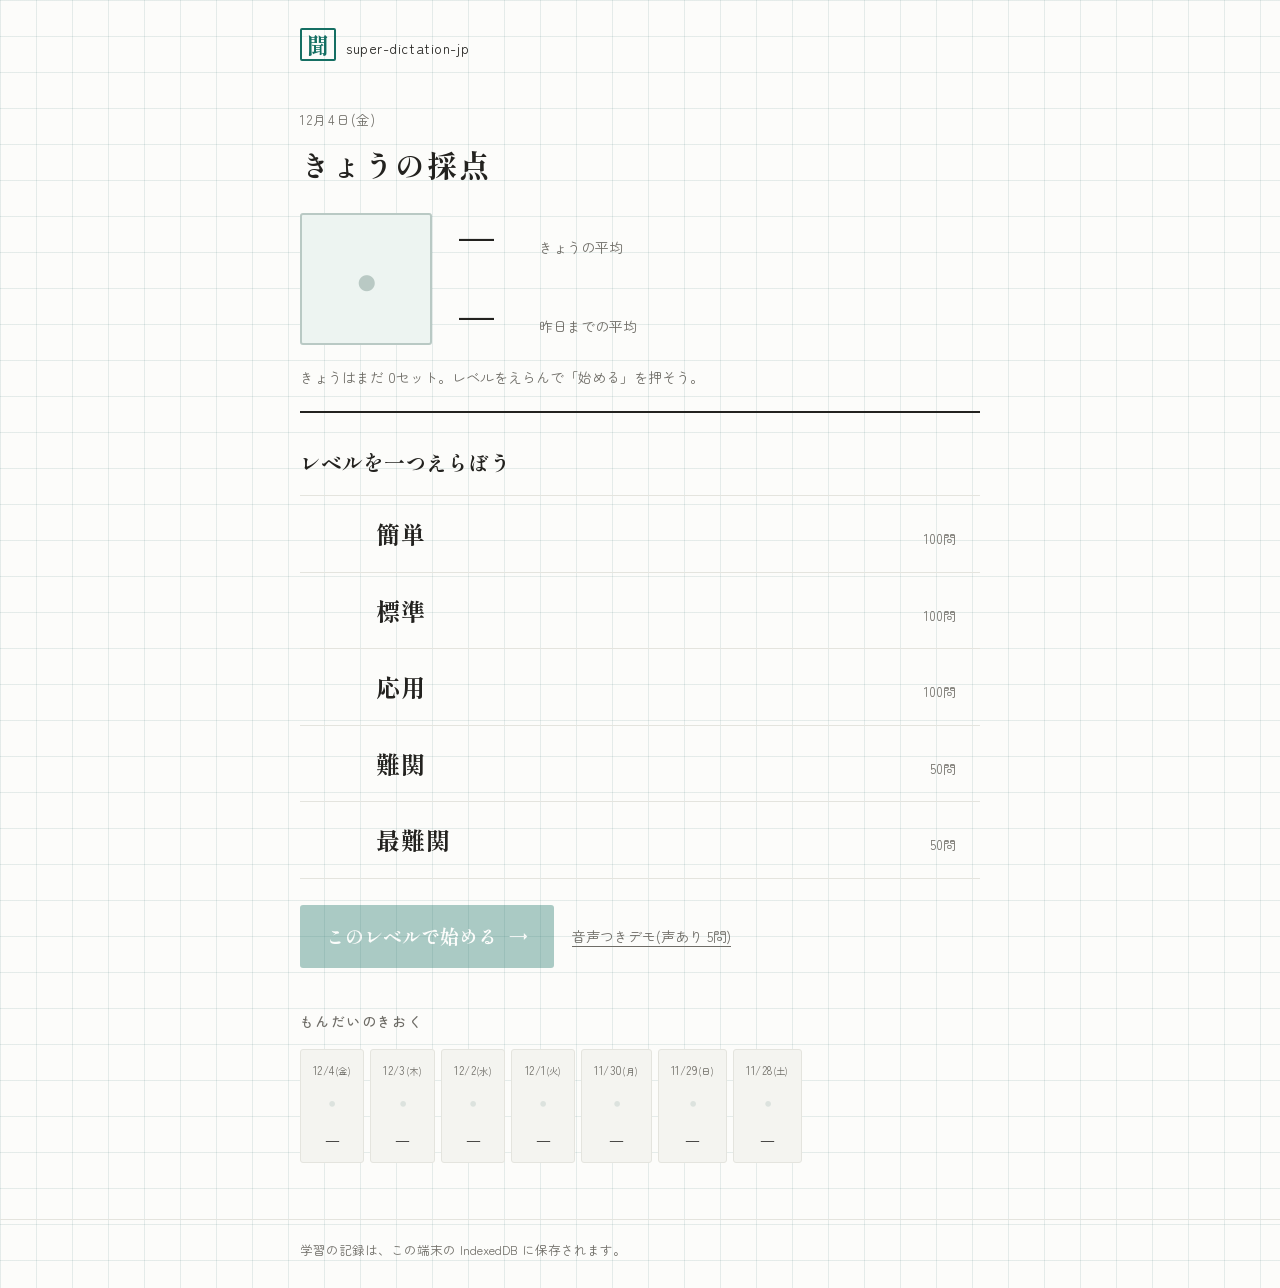
<file: web/index.html>
<!DOCTYPE html>
<html lang="ja">
<head>
<meta charset="UTF-8">
<meta name="viewport" content="width=device-width, initial-scale=1">
<meta name="description" content="毎日の聞き取りドリル。音声を聞いて、問題を解いて、採点がつく小学生〜中学生向けトレーニング。全400パターン・800問、音声つき。">
<link rel="icon" href="data:image/svg+xml,%3Csvg xmlns='http://www.w3.org/2000/svg' viewBox='0 0 64 64'%3E%3Crect width='64' height='64' rx='12' fill='%232a3a5c'/%3E%3Ctext x='32' y='44' font-size='34' text-anchor='middle' fill='%23fff' font-family='Hiragino Mincho ProN, serif'%3E聞%3C/text%3E%3C/svg%3E">
<title>super-dictation-jp — 毎日の聞き取りドリル</title>
<link rel="preconnect" href="https://fonts.googleapis.com">
<link rel="preconnect" href="https://fonts.gstatic.com" crossorigin>
<link rel="stylesheet" href="https://fonts.googleapis.com/css2?family=Shippori+Mincho:wght@500;600;700&family=Zen+Maru+Gothic:wght@400;500;700&display=swap">
<link rel="stylesheet" href="assets/css/style.css?v=11">
<script src="data.js"></script>
</head>
<body>
<header class="site-head">
  <a class="brand" href="./index.html">
    <span class="brand-mark" aria-hidden="true">聞</span>
    <span class="brand-text">super-dictation-jp</span>
  </a>
  <button class="theme-toggle" id="themeToggle" type="button" aria-label="ライト・ダークを切り替える"></button>
</header>

<main class="home">
  <section class="today" aria-labelledby="todayTitle">
    <p class="today-date" id="todayDate"></p>
    <h1 class="today-stamp-line" id="todayTitle">きょうの採点</h1>
    <div class="today-body">
      <div class="stamp-slot stamp-slot-xl" id="todayStamp">
        <span class="stamp is-void">・</span>
      </div>
      <ul class="today-figures">
        <li class="figure">
          <strong class="figure-num" id="todayScore">—</strong>
          <span class="figure-cap">きょうの平均</span>
        </li>
        <li class="figure">
          <strong class="figure-num" id="pastScore">—</strong>
          <span class="figure-cap">昨日までの平均</span>
        </li>
      </ul>
    </div>
    <p class="today-hint is-done" id="todayHint" hidden></p>
  </section>

  <section class="levels" aria-labelledby="levelsTitle">
    <h2 class="levels-lead" id="levelsTitle">レベルを一つえらぼう</h2>
    <ul class="level-list" id="levelList"></ul>
    <div class="start-row">
      <button class="start-btn" id="startBtn" type="button" disabled>
        <span class="start-label">このレベルで始める</span>
        <span class="start-arrow" aria-hidden="true">→</span>
      </button>
      <button class="demo-link" id="demoBtn" type="button">音声つきデモ(声あり 5問)</button>
    </div>
  </section>

  <section class="history" aria-labelledby="historyTitle">
    <h2 class="history-title" id="historyTitle">もんだいのきおく</h2>
    <ul class="history-days" id="historyDays"></ul>
  </section>
</main>

<footer class="site-foot">
  <p>学習の記録は、この端末の IndexedDB に保存されます。</p>
</footer>

<script src="assets/js/db.js?v=11"></script>
<script src="assets/js/theme.js?v=11"></script>
<script src="assets/js/app.js?v=11"></script>
</body>
</html>
</file>
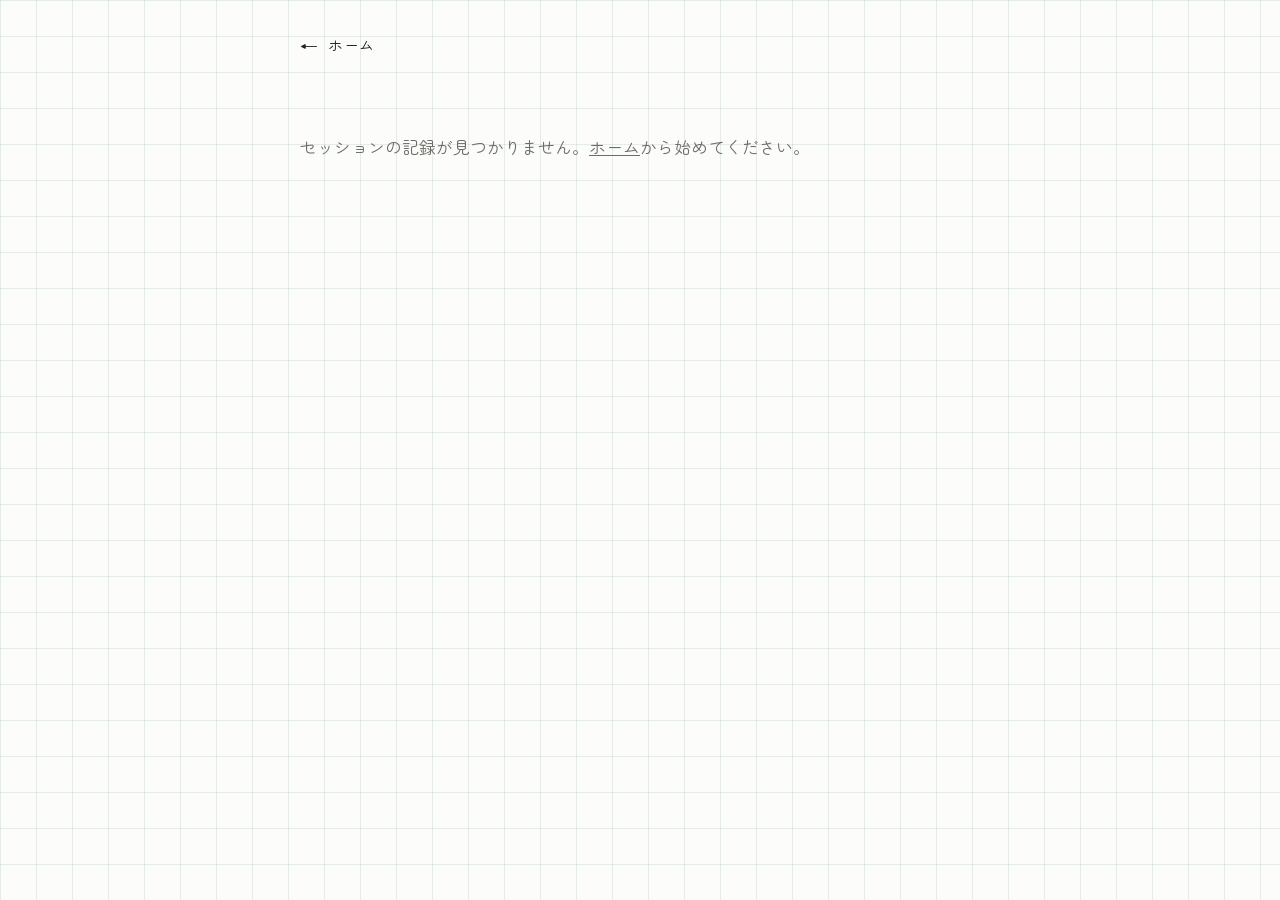
<file: web/quiz.html>
<!DOCTYPE html>
<html lang="ja">
<head>
<meta charset="UTF-8">
<meta name="viewport" content="width=device-width, initial-scale=1">
<meta name="description" content="音声を聞いて解く、聞き取りドリルの問題ページ。こたえを入れて、その場で採点します。">
<link rel="icon" href="data:image/svg+xml,%3Csvg xmlns='http://www.w3.org/2000/svg' viewBox='0 0 64 64'%3E%3Crect width='64' height='64' rx='12' fill='%232a3a5c'/%3E%3Ctext x='32' y='44' font-size='34' text-anchor='middle' fill='%23fff' font-family='Hiragino Mincho ProN, serif'%3E聞%3C/text%3E%3C/svg%3E">
<title>もんだい — super-dictation-jp</title>
<link rel="preconnect" href="https://fonts.googleapis.com">
<link rel="preconnect" href="https://fonts.gstatic.com" crossorigin>
<link rel="stylesheet" href="https://fonts.googleapis.com/css2?family=Shippori+Mincho:wght@500;600;700&family=Zen+Maru+Gothic:wght@400;500;700&display=swap">
<link rel="stylesheet" href="assets/css/style.css?v=11">
<script src="data.js"></script>
</head>
<body data-page="quiz">
<header class="site-head quiz-head">
  <a class="brand brand-back" id="backLink" href="./index.html">
    <span class="brand-back-arrow" aria-hidden="true">←</span>
    <span class="brand-text">ホーム</span>
  </a>
  <p class="quiz-progress" id="progress"><span id="progressNum"></span></p>
  <div class="hud" id="hud" hidden aria-label="ここまでの点数">
    <div class="hud-cells" id="hudCells"></div>
    <p class="hud-score">いま <strong id="hudScore">0</strong> 点</p>
  </div>
  <button class="theme-toggle" id="themeToggle" type="button" aria-label="ライト・ダークを切り替える"></button>
</header>

<main class="quiz" id="main">
  <p class="quiz-loading" id="loading">もんだいをよみこんでいます…</p>
</main>

<template id="stampT"></template>

<script src="assets/js/db.js?v=11"></script>
<script src="assets/js/theme.js?v=11"></script>
<script src="assets/js/quiz.js?v=11"></script>
</body>
</html>
</file>
<file: web/assets/css/style.css>
/* ============================================================
   super-dictation-jp — ドリル冊子(ライト)/夜の放送室(ダーク)
   記念碑的要素: 「ます枠」と「採点印」。それ以外は静かに。
   ============================================================ */

:root {
  --paper: #FCFCFA;
  --panel: #F4F4F0;
  --panel-edge: #E4E4DE;
  --ink: #23221F;
  --ink-soft: #6E6C66;
  --grid: rgba(64, 118, 112, .12);
  --accent: #156F63;
  --accent-ink: #FDFFFE;
  --good: #1F7A3D;
  --warn: #A66A12;
  --bad: #BF3B34;
  --masu-line: #B9C9C4;
  --masu-fill: #EDF4F1;
  --shadow: none;
  --radius: 3px;
  --font-body: "Zen Maru Gothic", "Hiragino Sans", "Hiragino Kaku Gothic ProN", sans-serif;
  --font-marks: "Shippori Mincho", "Hiragino Mincho ProN", "Yu Mincho", serif;
}

html[data-theme="dark"] {
  --paper: #101820;
  --panel: #18222C;
  --panel-edge: #263440;
  --ink: #E8E4DA;
  --ink-soft: #97A0A0;
  --grid: rgba(94, 160, 150, .10);
  --accent: #3FBFA5;
  --accent-ink: #0C2119;
  --good: #52C087;
  --warn: #D9A63F;
  --bad: #E0685B;
  --masu-line: #3C5666;
  --masu-fill: #1E2C36;
}

* { box-sizing: border-box; }

html, body { margin: 0; padding: 0; }

body {
  background-color: var(--paper);
  background-image:
    linear-gradient(var(--grid) 1px, transparent 1px),
    linear-gradient(90deg, var(--grid) 1px, transparent 1px);
  background-size: 36px 36px;
  color: var(--ink);
  font-family: var(--font-body);
  font-size: 17px;
  line-height: 1.9;
  min-height: 100svh;
  display: flex;
  flex-direction: column;
}

/* ---------- 共通 ---------- */

.sr-only {
  position: absolute; width: 1px; height: 1px; margin: -1px;
  clip-path: inset(50%); overflow: hidden; white-space: nowrap;
}

a { color: inherit; }

button {
  font: inherit;
  color: inherit;
  background: none;
  border: 0;
  padding: 0;
  cursor: pointer;
}

button:focus-visible,
a:focus-visible,
.masu-want:focus-visible,
input:focus-visible {
  outline: 3px solid var(--accent);
  outline-offset: 2px;
}

@media (prefers-reduced-motion: reduce) {
  *, *::before, *::after { transition: none !important; animation: none !important; }
}

/* ---------- ヘッダー ---------- */

.site-head {
  display: flex;
  align-items: center;
  gap: 16px;
  max-width: 720px;
  width: 100%;
  margin: 0 auto;
  padding: 28px 20px 8px;
}.brand {
  display: inline-flex;
  align-items: baseline;
  gap: 10px;
  text-decoration: none;
}

.brand-mark {
  font-family: var(--font-marks);
  font-weight: 700;
  font-size: 22px;
  line-height: 1;
  color: var(--accent);
  border: 2px solid var(--accent);
  border-radius: 2px;
  padding: 3px 5px 4px;
}

.brand-back { align-items: center; }
.brand-back-arrow { font-size: 18px; }
.brand-text { font-size: 14px; letter-spacing: .04em; }

.brand-back .brand-text { font-size: 15px; }

.quiz-head { justify-content: space-between; flex-wrap: wrap; row-gap: 6px; }
.quiz-head .brand { flex: none; }
.quiz-progress { margin: 0; font-size: 13px; color: var(--ink-soft); letter-spacing: .08em; }

.quiz-head .theme-toggle { margin-left: 0; }

/* ヘッダーの進捗バー(採点セル+いま何点) */
.hud { display: flex; align-items: center; gap: 10px; margin-left: auto; }
.hud[hidden] { display: none; }

.hud-cells { display: flex; gap: 4px; }

.hud-cell {
  font-family: var(--font-marks);
  font-weight: 700;
  font-size: 15px;
  line-height: 1;
  width: 26px; height: 26px;
  display: grid;
  place-items: center;
  border: 1.5px solid var(--masu-line);
  border-radius: 2px;
  background: var(--masu-fill);
}

.hud-cell.is-void { color: var(--masu-line); }

.hud-cell.is-good {
  color: var(--good);
  border-color: var(--good);
  transform: rotate(-4deg);
}

.hud-cell.is-bad {
  color: var(--bad);
  border-color: var(--bad);
  background: transparent;
}

.hud-cell.is-half {
  color: var(--warn, #b8860b);
  border-color: var(--warn, #b8860b);
  font-size: 12px;
}

.hud-score {
  margin: 0;
  font-size: 12.5px;
  color: var(--ink-soft);
  white-space: nowrap;
}

.hud-score strong {
  font-family: var(--font-marks);
  font-size: 17px;
  color: var(--ink);
  font-variant-numeric: tabular-nums;
}

/* 再生速度ボタン */
.rate-group { display: flex; gap: 5px; margin-left: auto; flex: none; }

.rate-btn {
  font-size: 12.5px;
  line-height: 1;
  padding: 6px 10px 7px;
  border: 1.5px solid var(--panel-edge);
  border-radius: 999px;
  color: var(--ink-soft);
  background: var(--paper);
  font-variant-numeric: tabular-nums;
  transition: border-color .12s, color .12s, background .12s;
}

.rate-btn:hover { border-color: var(--accent); color: var(--accent); }

.rate-btn.is-active {
  background: var(--accent);
  border-color: var(--accent);
  color: var(--accent-ink);
}

.theme-toggle { margin-left: auto; padding: 6px; }

.theme-toggle-track {
  display: block;
  width: 44px; height: 22px;
  border: 1.5px solid var(--ink-soft);
  border-radius: 11px;
  position: relative;
  transition: border-color .2s;
}

.theme-toggle-knob {
  position: absolute;
  top: 2px; left: 2px;
  width: 14px; height: 14px;
  border-radius: 50%;
  background: var(--accent);
  transition: transform .2s;
}

html[data-theme="dark"] .theme-toggle-knob { transform: translateX(22px); }

/* ---------- 採点印 ---------- */

.stamp {
  font-family: var(--font-marks);
  font-weight: 700;
  line-height: 1;
  display: inline-block;
}

.stamp.is-good  { color: var(--good); }
.stamp.is-ok    { color: var(--accent); }
.stamp.is-warn  { color: var(--warn); }
.stamp.is-bad   { color: var(--bad); }
.stamp.is-void  { color: var(--masu-line); }

/* ---------- ホーム: きょう ---------- */

.home {
  width: 100%;
  max-width: 720px;
  margin: 0 auto;
  padding: 12px 20px 48px;
}

.today {
  padding: 26px 0 20px;
  border-bottom: 2px solid var(--ink);
  /* 2重の採点欄風の飾り罫 */
}

.today-date {
  margin: 0;
  font-size: 13px;
  letter-spacing: .12em;
  color: var(--ink-soft);
}

.today-stamp-line {
  margin: 4px 0 14px;
  font-family: var(--font-marks);
  font-size: 30px;
  letter-spacing: .06em;
}

.today-body {
  display: flex;
  align-items: center;
  gap: 28px;
  flex-wrap: wrap;
}

.stamp-slot {
  display: grid;
  place-items: center;
  border: 2px solid var(--masu-line);
  border-radius: var(--radius);
  background: var(--masu-fill);
}

/* 印は 盤上 に 大きく */
.stamp-slot .stamp { font-size: 84px; transform: rotate(-4deg); }
.stamp-slot-xl { width: 132px; height: 132px; }

.stamp-slot.is-settled .stamp { transform: rotate(-6deg) scale(1.02); }

.today-figures {
  list-style: none;
  margin: 0; padding: 0;
  display: flex;
  flex-direction: column;
  gap: 14px;
}

.figure { display: flex; align-items: baseline; gap: 12px; }

.figure-num {
  font-family: var(--font-marks);
  font-size: 34px;
  font-weight: 700;
  min-width: 3.2ch;
  font-variant-numeric: tabular-nums;
}

.figure-cap { color: var(--ink-soft); font-size: 14px; }

.today-hint { margin: 14px 0 0; color: var(--ink-soft); font-size: 14px; }

/* ---------- ホーム: レベル ---------- */

.levels { padding: 30px 0 8px; }

.levels-lead {
  margin: 0 0 12px;
  font-family: var(--font-marks);
  font-size: 21px;
}

.level-list {
  list-style: none;
  margin: 0 0 4px;
  padding: 0;
  border-top: 1.5px solid var(--panel-edge);
}

.level-item {
  border-bottom: 1.5px solid var(--panel-edge);
}

.level-btn {
  width: 100%;
  display: flex;
  align-items: baseline;
  gap: 14px;
  text-align: left;
  padding: 15px 6px 15px 76px;   /* レベル名を少し右に寄せる */
  transition: background .15s;
}

.level-btn:hover { background: var(--panel); }

.level-btn[aria-pressed="true"] { background: var(--panel); box-shadow: inset 4px 0 0 var(--accent); }

.level-name {
  font-family: var(--font-marks);
  font-weight: 700;
  font-size: 24px;
  letter-spacing: .04em;
  min-width: 4ch;
}

.level-count { margin-left: auto; padding-right: 18px; font-size: 13px; color: var(--ink-soft); font-variant-numeric: tabular-nums; }

.level-mark {
  font-family: var(--font-marks);
  color: var(--accent);
  opacity: 0;
  transition: opacity .15s;
  font-size: 19px;
}

.level-btn[aria-pressed="true"] .level-mark { opacity: 1; }

/* ---------- 開始 ---------- */

.start-row {
  display: flex;
  align-items: center;
  gap: 18px;
  flex-wrap: wrap;
  padding: 22px 0 6px;
}

.start-btn {
  font-family: var(--font-marks);
  font-size: 19px;
  font-weight: 700;
  color: var(--accent-ink);
  background: var(--accent);
  border-radius: var(--radius);
  padding: 13px 26px 14px;
  display: inline-flex;
  align-items: center;
  gap: 12px;
}

.start-btn:disabled { opacity: .35; cursor: not-allowed; }

.start-btn:not(:disabled):hover .start-arrow { transform: translateX(4px); }

.start-arrow { display: inline-block; transition: transform .18s; }

.demo-link {
  color: var(--ink-soft);
  font-size: 14px;
  text-decoration: underline;
  text-underline-offset: 4px;
}

/* ---------- 履歴 ---------- */

.history { padding: 26px 0 8px; }

.history-title {
  margin: 0 0 14px;
  font-size: 14px;
  font-weight: 500;
  color: var(--ink-soft);
  letter-spacing: .1em;
}

.history-days {
  list-style: none;
  margin: 0;
  padding: 0;
  display: flex;
  gap: 6px;
  flex-wrap: wrap;
}

.history-day {
  display: flex;
  flex-direction: column;
  align-items: center;
  gap: 6px;
  border: 1.5px solid var(--panel-edge);
  border-radius: var(--radius);
  padding: 10px 12px 8px;
  min-width: 64px;
  background: var(--panel);
}

.history-day-date { font-size: 11px; color: var(--ink-soft); letter-spacing: .04em; }
.history-day-stamp .stamp { font-size: 30px; }
.history-day-score { font-size: 13px; }
.history-day-sub { font-size: 11px; color: var(--ink-soft); font-variant-numeric: tabular-nums; }
.history-day.is-empty .stamp { opacity: .4; }

/* ---------- フッター ---------- */

.site-foot {
  margin-top: auto;
  border-top: 1.5px solid var(--panel-edge);
}

.site-foot p {
  max-width: 720px;
  margin: 0 auto;
  padding: 18px 20px 26px;
  font-size: 12.5px;
  color: var(--ink-soft);
}

/* ============================================================
   クイズページ
   ============================================================ */

.quiz {
  width: 100%;
  max-width: 720px;
  margin: 0 auto;
  padding: 4px 20px 64px;
  flex: 1;
}

.quiz-loading { color: var(--ink-soft); padding: 40px 0; }

.qid-line {
  display: flex;
  align-items: baseline;
  gap: 12px;
  margin: 18px 0 0;
  color: var(--ink-soft);
  font-size: 14px;
}

.qid-ellipsis { font-family: var(--font-marks); }

.qid-name { letter-spacing: .05em; }

/* ---------- 放送プレイヤー ---------- */

.broadcast {
  margin: 16px 0 26px;
}

.broadcast-box {
  display: flex;
  align-items: center;
  gap: 18px;
  border: 2px solid var(--ink);
  border-radius: var(--radius);
  background: var(--panel);
  padding: 16px 20px;
}

.play-btn {
  flex: none;
  width: 60px; height: 60px;
  border-radius: 50%;
  background: var(--accent);
  color: var(--accent-ink);
  display: grid;
  place-items: center;
  transition: transform .15s;
}

.play-btn:not(:disabled):hover { transform: scale(1.05); }
.play-btn:disabled { opacity: .4; cursor: not-allowed; }
.play-btn svg { display: block; }
.play-btn .icon-stop { display: none; }
.play-btn.is-playing .icon-play { display: none; }
.play-btn.is-playing .icon-stop { display: block; }

.broadcast-label {
  font-family: var(--font-marks);
  font-size: 18px;
  font-weight: 700;
  letter-spacing: .04em;
}

.broadcast-sub { display: block; font-size: 13px; color: var(--ink-soft); font-weight: 400; margin-top: 2px; }

.broadcast-audio-fallback {
  margin: 10px 0 0;
  color: var(--warn);
  font-size: 14px;
}

/* ---------- クイズ本体 ---------- */

.quiz-body { display: flex; flex-direction: column; gap: 22px; }

.quiz-body.is-veiled {
  filter: blur(10px);
  pointer-events: none;
  user-select: none;
}
.veil-note {
  position: absolute;
  inset: 0;
  display: grid;
  place-items: center;
  color: var(--ink-soft);
  font-size: 15px;
  text-align: center;
  z-index: 1;
}
.quiz-veiled-wrap { position: relative; }
.veil-note[hidden] { display: none; }

.q-block { border-bottom: 1.5px solid var(--panel-edge); margin: 0; padding: 18px 0 30px; }

.q-text {
  font-family: var(--font-marks);
  font-weight: 600;
  font-size: 21px;
  letter-spacing: .02em;
  margin: 0 0 14px;
  line-height: 2.1;
}

.q-sub { display: block; font-family: var(--font-body); font-size: 13.5px; color: var(--ink-soft); margin-top: 8px; }

/* 4択(数字) */
.choice-list {
  list-style: none;
  margin: 0;
  padding: 0;
  display: flex;
  flex-wrap: wrap;
  gap: 12px;
}

.choice-btn {
  font-family: var(--font-marks);
  font-weight: 700;
  font-size: 24px;
  font-variant-numeric: tabular-nums;
  min-width: 88px;
  padding: 12px 18px;
  text-align: center;
  border: 2px solid var(--masu-line);
  border-radius: var(--radius);
  background: var(--panel);
  transition: border-color .12s, background .12s;
}

.choice-btn:hover { border-color: var(--accent); }

.choice-btn.is-picked {
  background: var(--accent);
  border-color: var(--accent);
  color: var(--accent-ink);
}

.choice-btn.is-picked.is-wrong-final { background: var(--bad); border-color: var(--bad); color: #fff; }

/* ます(空白のます / 空欄 / 桁) */
.masu {
  display: inline-grid;
  place-items: center;
  min-width: 2.4em;
  min-height: 1.7em;
  vertical-align: baseline;
  border: 2px dashed var(--masu-line);
  border-radius: 2px;
  background: var(--masu-fill);
  font-family: var(--font-marks);
  font-weight: 700;
  font-size: 0.95em;
  padding: 1px 8px 3px;
  margin: 0 3px;
  transition: border-color .12s, background .12s, color .12s;
}

button.masu { cursor: pointer; font-size: 1.15em; }
button.masu:hover, button.masu.is-picked { border-style: solid; border-color: var(--accent); background: var(--accent); color: var(--accent-ink); }

/* 文の中のます(プレビューを持たない問題)はさらに大きく */
.q-text button.masu { font-size: 1.3em; }

.masu.is-empty { color: var(--masu-line); font-size: 0.8em; letter-spacing: .1em; }

.masu-row { display: flex; flex-wrap: wrap; gap: 10px; align-items: center; margin: 12px 0 4px; }

.cell-label { font-size: 13px; color: var(--ink-soft); }

/* 数字まとまり表示(入力ますの上の行) */
.digit-preview {
  margin: 0 0 12px;
  font-size: 14px;
  color: var(--ink-soft);
  display: flex;
  align-items: baseline;
  gap: 8px;
}

.digit-preview strong {
  font-family: var(--font-marks);
  font-weight: 700;
  font-size: 27px;
  line-height: 1;
  color: var(--ink);
  letter-spacing: .06em;
  font-variant-numeric: tabular-nums;
}

.digit-preview .preview-unit {
  font-family: var(--font-marks);
  font-weight: 700;
  font-size: 19px;
  color: var(--ink);
}

/* 文中の穴埋めプレビュー(選んだことばが入る) */
.embed-preview {
  margin: 0 0 12px;
  font-family: var(--font-marks);
  font-weight: 600;
  font-size: 16.5px;
  line-height: 2.2;
  color: var(--ink);
}

.embed-preview .preview-blank {
  display: inline-block;
  min-width: 3.2em;
  text-align: center;
  font-weight: 700;
  color: var(--masu-line);
  border-bottom: 2px dashed var(--masu-line);
  margin: 0 3px;
  padding: 0 4px;
}

.embed-preview .preview-blank.is-filled {
  color: var(--ink);
  border-bottom-color: var(--accent);
}

/* 選択肢ポップオーバー(画面内に収める。上から下へ数字順、5個目から2列目) */
.masu-pop {
  position: fixed;
  background: var(--paper);
  border: 2px solid var(--ink);
  border-radius: var(--radius);
  padding: 8px;
  display: grid;
  grid-auto-flow: column;
  grid-template-rows: repeat(5, auto);
  gap: 6px;
  z-index: 60;
  box-shadow: 0 4px 0 rgba(0,0,0,.08);
  max-width: min(92vw, 420px);
  max-height: 76vh;
  overflow: auto;
}

.masu-pop .choice-btn {
  width: 100%;
  min-width: 2.6em;
  font-size: 18px;
  padding: 7px 14px;
  white-space: nowrap;
}

/* 書き入れ(ダミーなし記述) */
.write-input {
  font-family: var(--font-marks);
  font-size: 21px;
  font-weight: 700;
  color: var(--ink);
  background: var(--masu-fill);
  border: 2px solid var(--masu-line);
  border-radius: 2px;
  padding: 10px 14px;
  width: 16em;
  max-width: 100%;
}

/* 採点表示 */
.answer-area { margin-top: 18px; }

.check-btn {
  font-family: var(--font-marks);
  font-size: 17px;
  font-weight: 700;
  color: var(--accent-ink);
  background: var(--accent);
  border-radius: var(--radius);
  padding: 12px 26px;
}

.check-btn:disabled { opacity: .35; cursor: not-allowed; }

.verdict-zone { display: flex; flex-direction: column; gap: 20px; }

.verdict { display: flex; align-items: center; gap: 18px; min-height: 64px; }

.verdict .stamp { font-size: 46px; transform: rotate(-5deg); }
.verdict .qid-ellipsis { font-family: var(--font-marks); color: var(--ink-soft); font-size: 15px; border: 1.5px solid var(--panel-edge); border-radius: 999px; padding: 2px 10px 3px; background: var(--paper); }

.verdict-words { display: inline; }

.verdict-words { font-size: 16px; }
.verdict-words strong { font-family: var(--font-marks); font-size: 18px; }

.correction { margin: 10px 0 0; font-size: 15.5px; }
.correction .stamp { font-size: 22px; vertical-align: -4px; margin-right: 6px; }
.correction dl { display: inline; margin: 0; }
.correction dt { display: inline; color: var(--ink-soft); }
.correction dd { display: inline; margin: 0 14px 0 6px; font-weight: 700; }

/* 要約+聞き直し */
.summary {
  position: relative;
  margin-top: 22px;
  padding: 16px 18px 18px;
  border-left: 3px solid var(--accent);
  background: var(--panel);
  font-size: 15.5px;
  line-height: 2;
}

.summary-label { font-family: var(--font-marks); font-size: 14px; color: var(--ink-soft); display: block; margin-bottom: 2px; }
.summary-text { margin: 0; }

.summary-replay { margin-top: 10px; display: inline-flex; align-items: center; gap: 10px; }
.summary-replay .play-btn { width: 44px; height: 44px; }
.summary-replay .box { font-size: 14px; color: var(--ink-soft); }

/* ナビ */
.q-nav { display: flex; align-items: center; justify-content: space-between; padding: 24px 0 0; }

.next-btn {
  font-family: var(--font-marks);
  font-size: 18px;
  font-weight: 700;
  color: var(--accent);
  border: 2px solid var(--accent);
  border-radius: var(--radius);
  padding: 11px 22px 12px;
}

.next-btn:hover { background: var(--accent); color: var(--accent-ink); }
.next-btn[hidden] { display: none; }

/* 結果(セッション完) */
.result-box { text-align: center; padding: 34px 0 10px; }

.result-stamp .stamp { font-size: 110px; transform: rotate(-6deg); }

.result-score { font-family: var(--font-marks); font-size: 26px; font-weight: 700; margin: 16px 0 6px; }

.result-note { color: var(--ink-soft); font-size: 15px; margin: 0 0 26px; }

.result-actions { display: flex; gap: 14px; justify-content: center; flex-wrap: wrap; }

/* リサイズ下限 */
@media (max-width: 480px) {
  body { font-size: 16px; }
  .stamp-slot-xl { width: 108px; height: 108px; }
  .stamp-slot .stamp { font-size: 64px; }
  .today-body { gap: 18px; }
  .level-name { font-size: 20px; }
  .q-text { font-size: 19px; }
  .choice-btn { min-width: 72px; font-size: 20px; }
}

/* 中断確認ポップ */
.confirm-overlay {
  position: fixed;
  inset: 0;
  z-index: 80;
  background: rgba(12, 18, 16, .45);
  display: grid;
  place-items: center;
  padding: 20px;
}

.confirm-box {
  background: var(--paper);
  border: 2px solid var(--ink);
  border-radius: var(--radius);
  box-shadow: 0 6px 0 rgba(0,0,0,.12);
  padding: 22px 20px 18px;
  max-width: 340px;
  width: 100%;
}

.confirm-title {
  font-family: var(--font-marks);
  font-weight: 700;
  font-size: 19px;
  margin: 0 0 8px;
}

.confirm-note { margin: 0 0 16px; font-size: 14px; color: var(--ink-soft); }

.confirm-actions { display: flex; align-items: center; gap: 10px; justify-content: center; flex-wrap: wrap; }

.confirm-actions .confirm-keep {
  font-family: var(--font-body);
  font-weight: 700;
  font-size: 15px;
  color: var(--accent-ink);
  background: var(--accent);
  border: 2px solid var(--accent);
  border-radius: var(--radius);
  padding: 10px 16px;
  cursor: pointer;
}

.confirm-actions .confirm-quit {
  font-family: var(--font-body);
  font-weight: 700;
  font-size: 15px;
  color: var(--bad);
  background: transparent;
  border: 2px solid var(--bad);
  border-radius: var(--radius);
  padding: 10px 16px;
  cursor: pointer;
}
</file>
